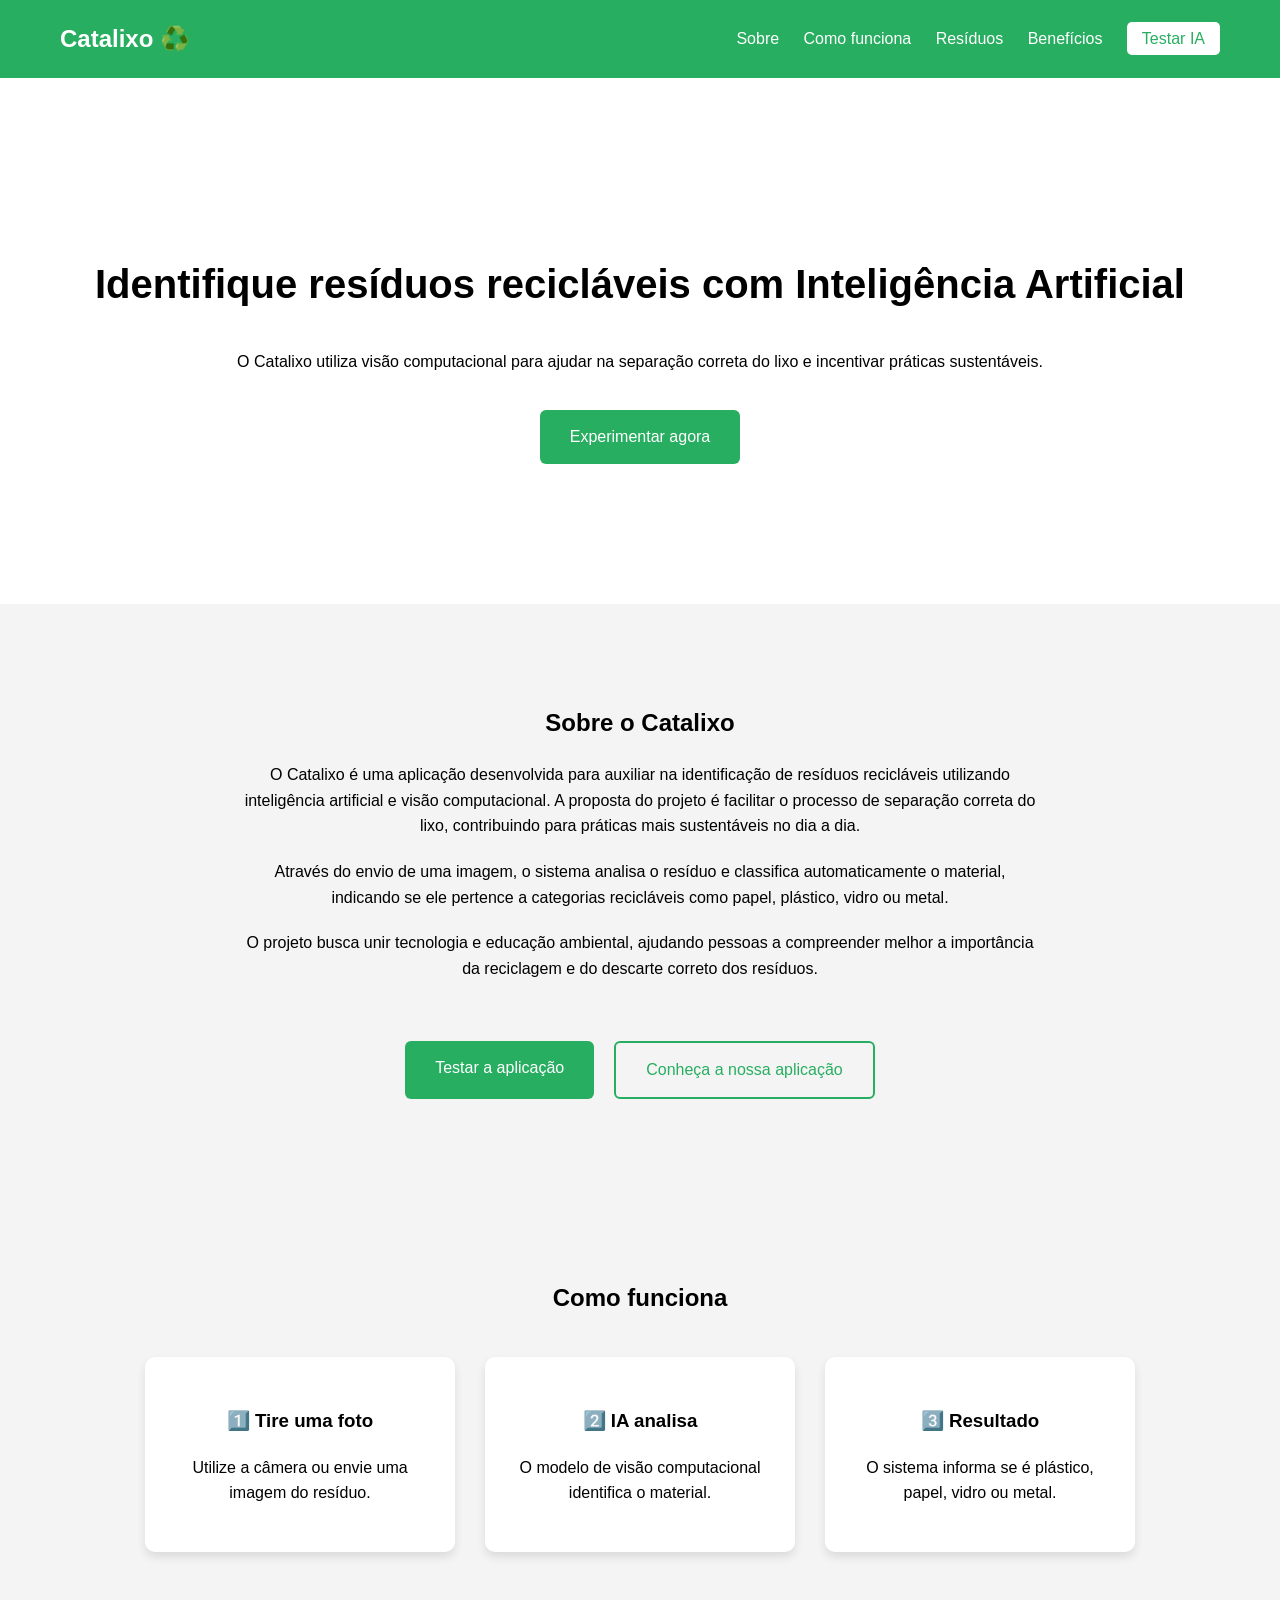
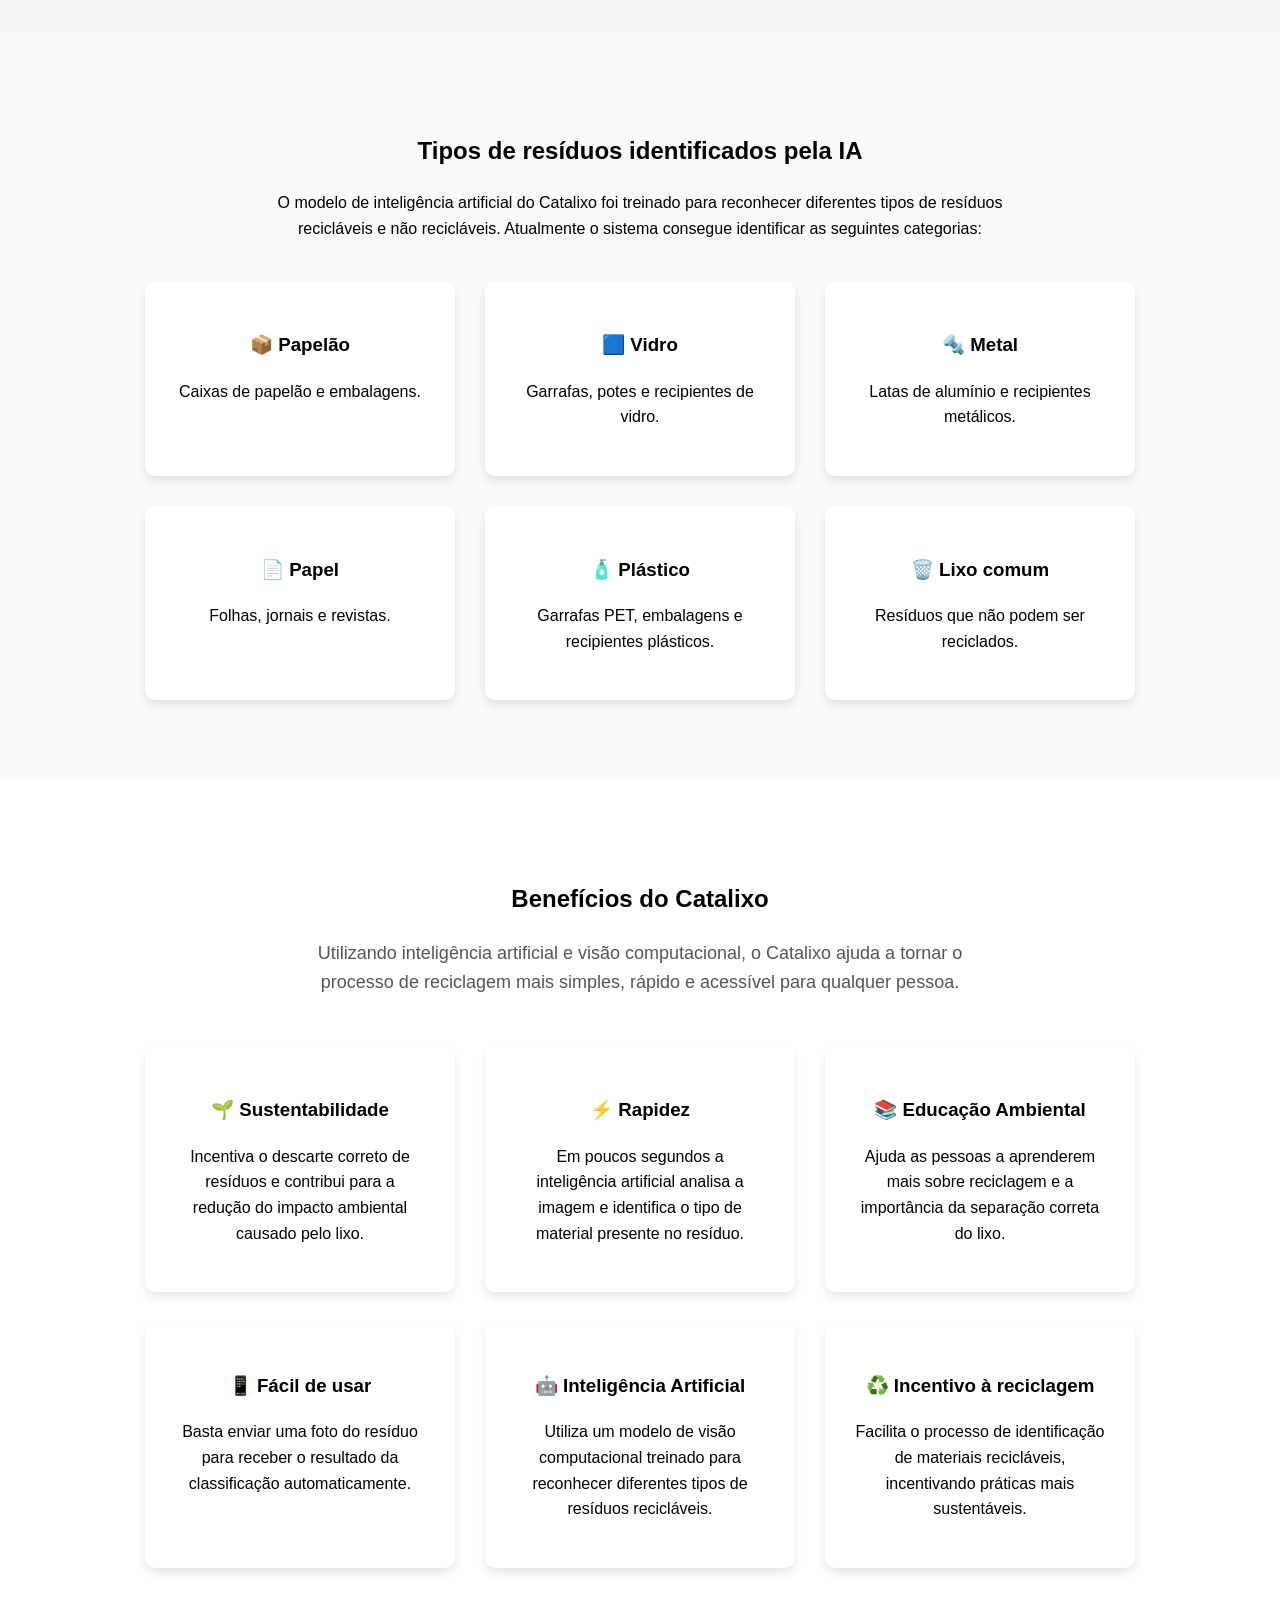
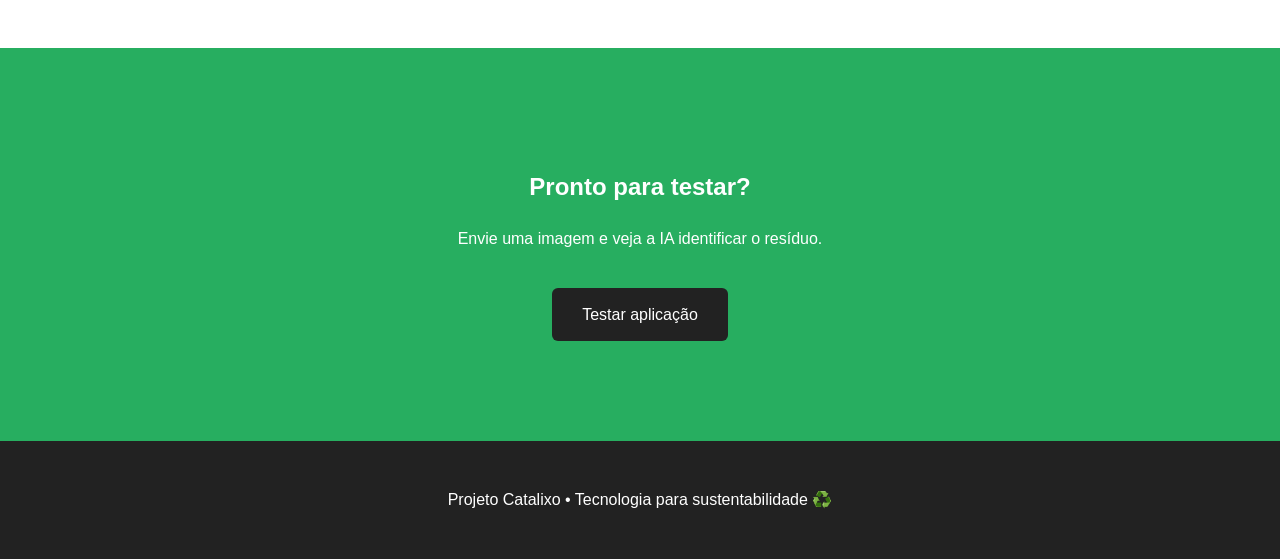
<file: src/frontend/index.html>
<!doctype html>
<html lang="pt-br">
  <head>
    <meta charset="UTF-8" />
    <title>Catalixo</title>
    <link rel="stylesheet" href="styles/index.css" />
    <script src="scripts/index.js" defer></script>
  </head>

  <body>
    <header>
      <div class="logo">Catalixo ♻️</div>

      <nav>
        <a href="#sobre">Sobre</a>
        <a href="#funciona">Como funciona</a>
        <a href="#residuos">Resíduos</a>
        <a href="#beneficios">Benefícios</a>
        <a href="app.html" class="nav-btn">Testar IA</a>
      </nav>
    </header>

    <section class="hero reveal">
      <h1>Identifique resíduos recicláveis com Inteligência Artificial</h1>

      <p>
        O Catalixo utiliza visão computacional para ajudar na separação correta
        do lixo e incentivar práticas sustentáveis.
      </p>

      <a href="app.html" class="cta">Experimentar agora</a>
    </section>

    <section id="sobre" class="sobre reveal">
      <h2>Sobre o Catalixo</h2>

      <p>
        O Catalixo é uma aplicação desenvolvida para auxiliar na identificação
        de resíduos recicláveis utilizando inteligência artificial e visão
        computacional. A proposta do projeto é facilitar o processo de separação
        correta do lixo, contribuindo para práticas mais sustentáveis no dia a
        dia.
      </p>

      <p>
        Através do envio de uma imagem, o sistema analisa o resíduo e classifica
        automaticamente o material, indicando se ele pertence a categorias
        recicláveis como papel, plástico, vidro ou metal.
      </p>

      <p>
        O projeto busca unir tecnologia e educação ambiental, ajudando pessoas a
        compreender melhor a importância da reciclagem e do descarte correto dos
        resíduos.
      </p>

      <div class="sobre-botoes">
        <a href="app.html" class="cta">Testar a aplicação</a>

        <a href="modelo.html" class="cta-outline">
          Conheça a nossa aplicação
        </a>
      </div>
    </section>

    <section id="funciona" class="funciona reveal">
      <h2>Como funciona</h2>

      <div class="grid">
        <div class="card reveal">
          <h3>1️⃣ Tire uma foto</h3>
          <p>Utilize a câmera ou envie uma imagem do resíduo.</p>
        </div>

        <div class="card reveal">
          <h3>2️⃣ IA analisa</h3>
          <p>O modelo de visão computacional identifica o material.</p>
        </div>

        <div class="card reveal">
          <h3>3️⃣ Resultado</h3>
          <p>O sistema informa se é plástico, papel, vidro ou metal.</p>
        </div>
      </div>
    </section>

    <section id="residuos" class="residuos reveal">
      <h2>Tipos de resíduos identificados pela IA</h2>

      <p class="descricao-residuos">
        O modelo de inteligência artificial do Catalixo foi treinado para
        reconhecer diferentes tipos de resíduos recicláveis e não recicláveis.
        Atualmente o sistema consegue identificar as seguintes categorias:
      </p>

      <div class="grid">
        <div class="card reveal">
          <h3>📦 Papelão</h3>
          <p>Caixas de papelão e embalagens.</p>
        </div>

        <div class="card reveal">
          <h3>🟦 Vidro</h3>
          <p>Garrafas, potes e recipientes de vidro.</p>
        </div>

        <div class="card reveal">
          <h3>🔩 Metal</h3>
          <p>Latas de alumínio e recipientes metálicos.</p>
        </div>

        <div class="card reveal">
          <h3>📄 Papel</h3>
          <p>Folhas, jornais e revistas.</p>
        </div>

        <div class="card reveal">
          <h3>🧴 Plástico</h3>
          <p>Garrafas PET, embalagens e recipientes plásticos.</p>
        </div>

        <div class="card reveal">
          <h3>🗑️ Lixo comum</h3>
          <p>Resíduos que não podem ser reciclados.</p>
        </div>
      </div>
    </section>
    <section id="beneficios" class="beneficios reveal">
      <h2>Benefícios do Catalixo</h2>

      <p class="descricao-beneficios">
        Utilizando inteligência artificial e visão computacional, o Catalixo
        ajuda a tornar o processo de reciclagem mais simples, rápido e acessível
        para qualquer pessoa.
      </p>

      <div class="grid">
        <div class="card reveal">
          <h3>🌱 Sustentabilidade</h3>
          <p>
            Incentiva o descarte correto de resíduos e contribui para a redução
            do impacto ambiental causado pelo lixo.
          </p>
        </div>

        <div class="card reveal">
          <h3>⚡ Rapidez</h3>
          <p>
            Em poucos segundos a inteligência artificial analisa a imagem e
            identifica o tipo de material presente no resíduo.
          </p>
        </div>

        <div class="card reveal">
          <h3>📚 Educação Ambiental</h3>
          <p>
            Ajuda as pessoas a aprenderem mais sobre reciclagem e a importância
            da separação correta do lixo.
          </p>
        </div>

        <div class="card reveal">
          <h3>📱 Fácil de usar</h3>
          <p>
            Basta enviar uma foto do resíduo para receber o resultado da
            classificação automaticamente.
          </p>
        </div>

        <div class="card reveal">
          <h3>🤖 Inteligência Artificial</h3>
          <p>
            Utiliza um modelo de visão computacional treinado para reconhecer
            diferentes tipos de resíduos recicláveis.
          </p>
        </div>

        <div class="card reveal">
          <h3>♻️ Incentivo à reciclagem</h3>
          <p>
            Facilita o processo de identificação de materiais recicláveis,
            incentivando práticas mais sustentáveis.
          </p>
        </div>
      </div>
    </section>

    <section class="cta-section reveal">
      <h2>Pronto para testar?</h2>

      <p>Envie uma imagem e veja a IA identificar o resíduo.</p>

      <a href="app.html" class="cta-testar">Testar aplicação</a>
    </section>

    <footer>
      <p>Projeto Catalixo • Tecnologia para sustentabilidade ♻️</p>
    </footer>
  </body>
</html>
</file>
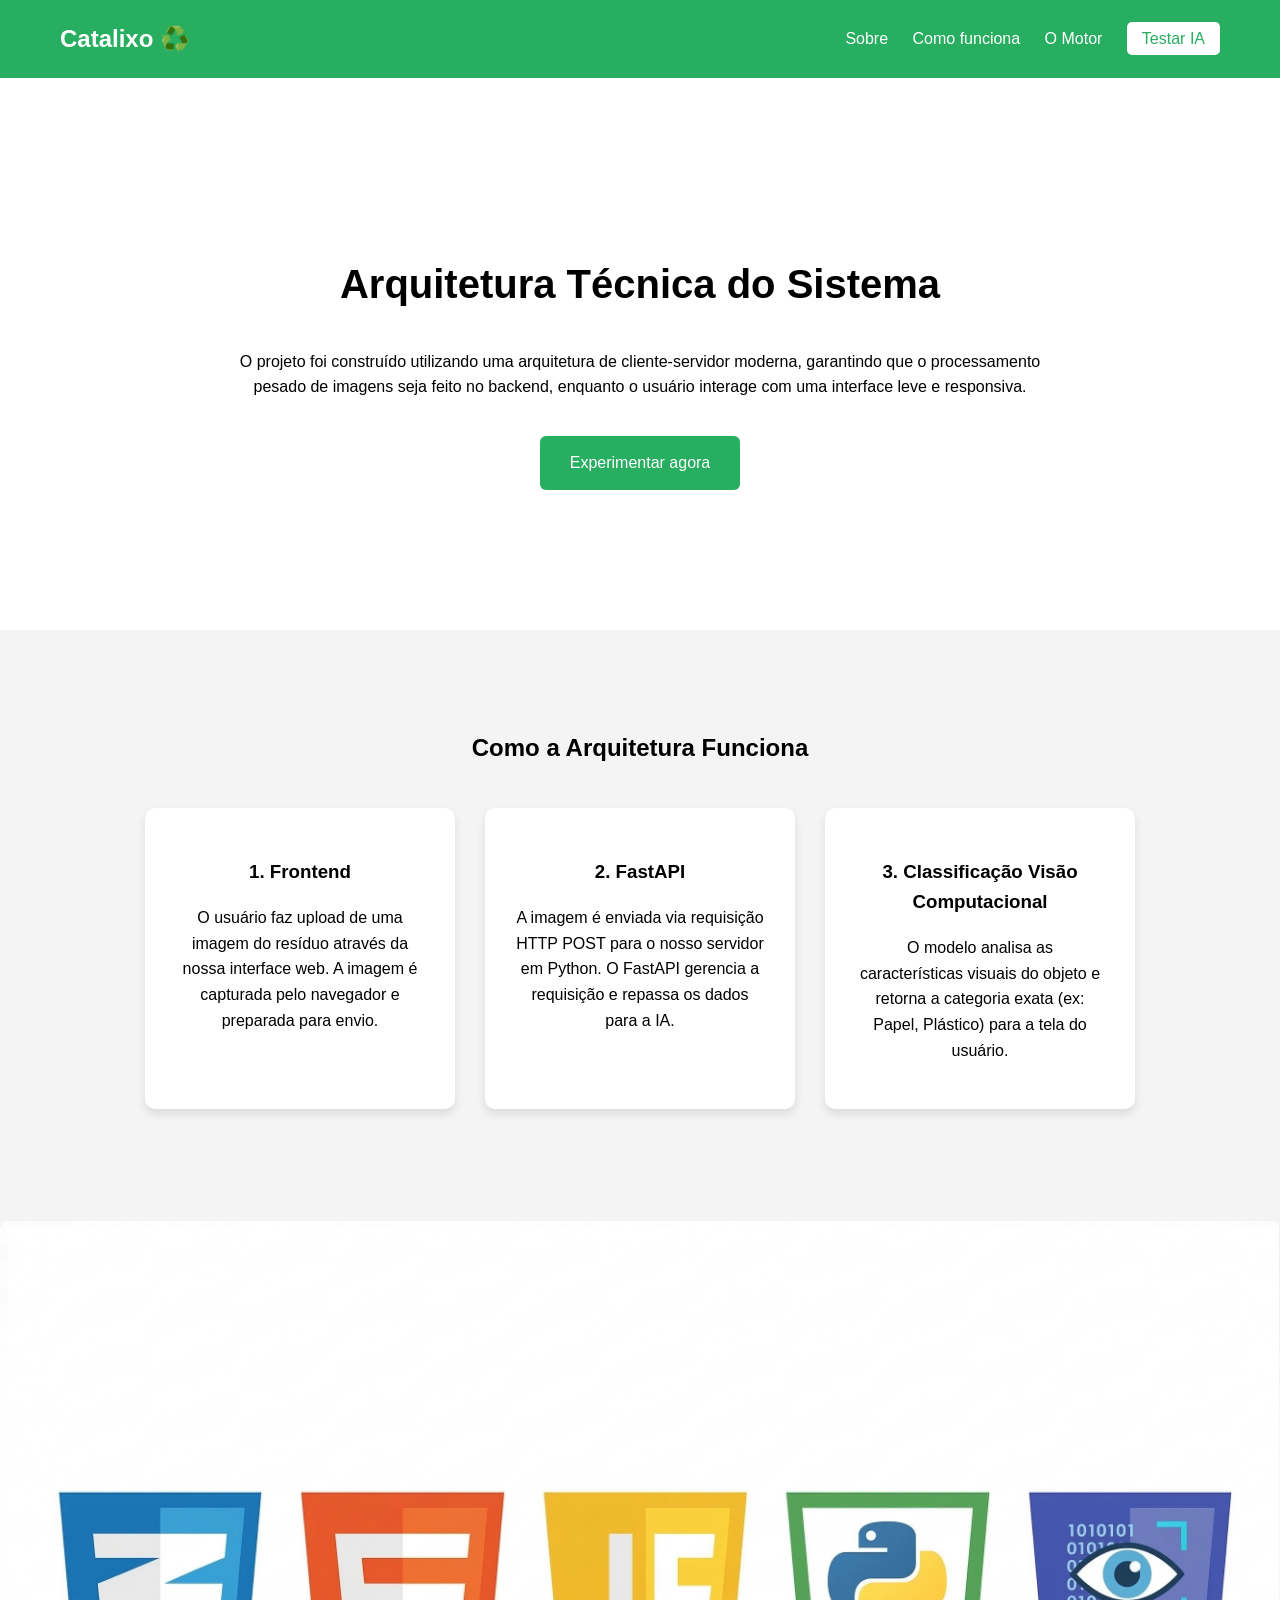
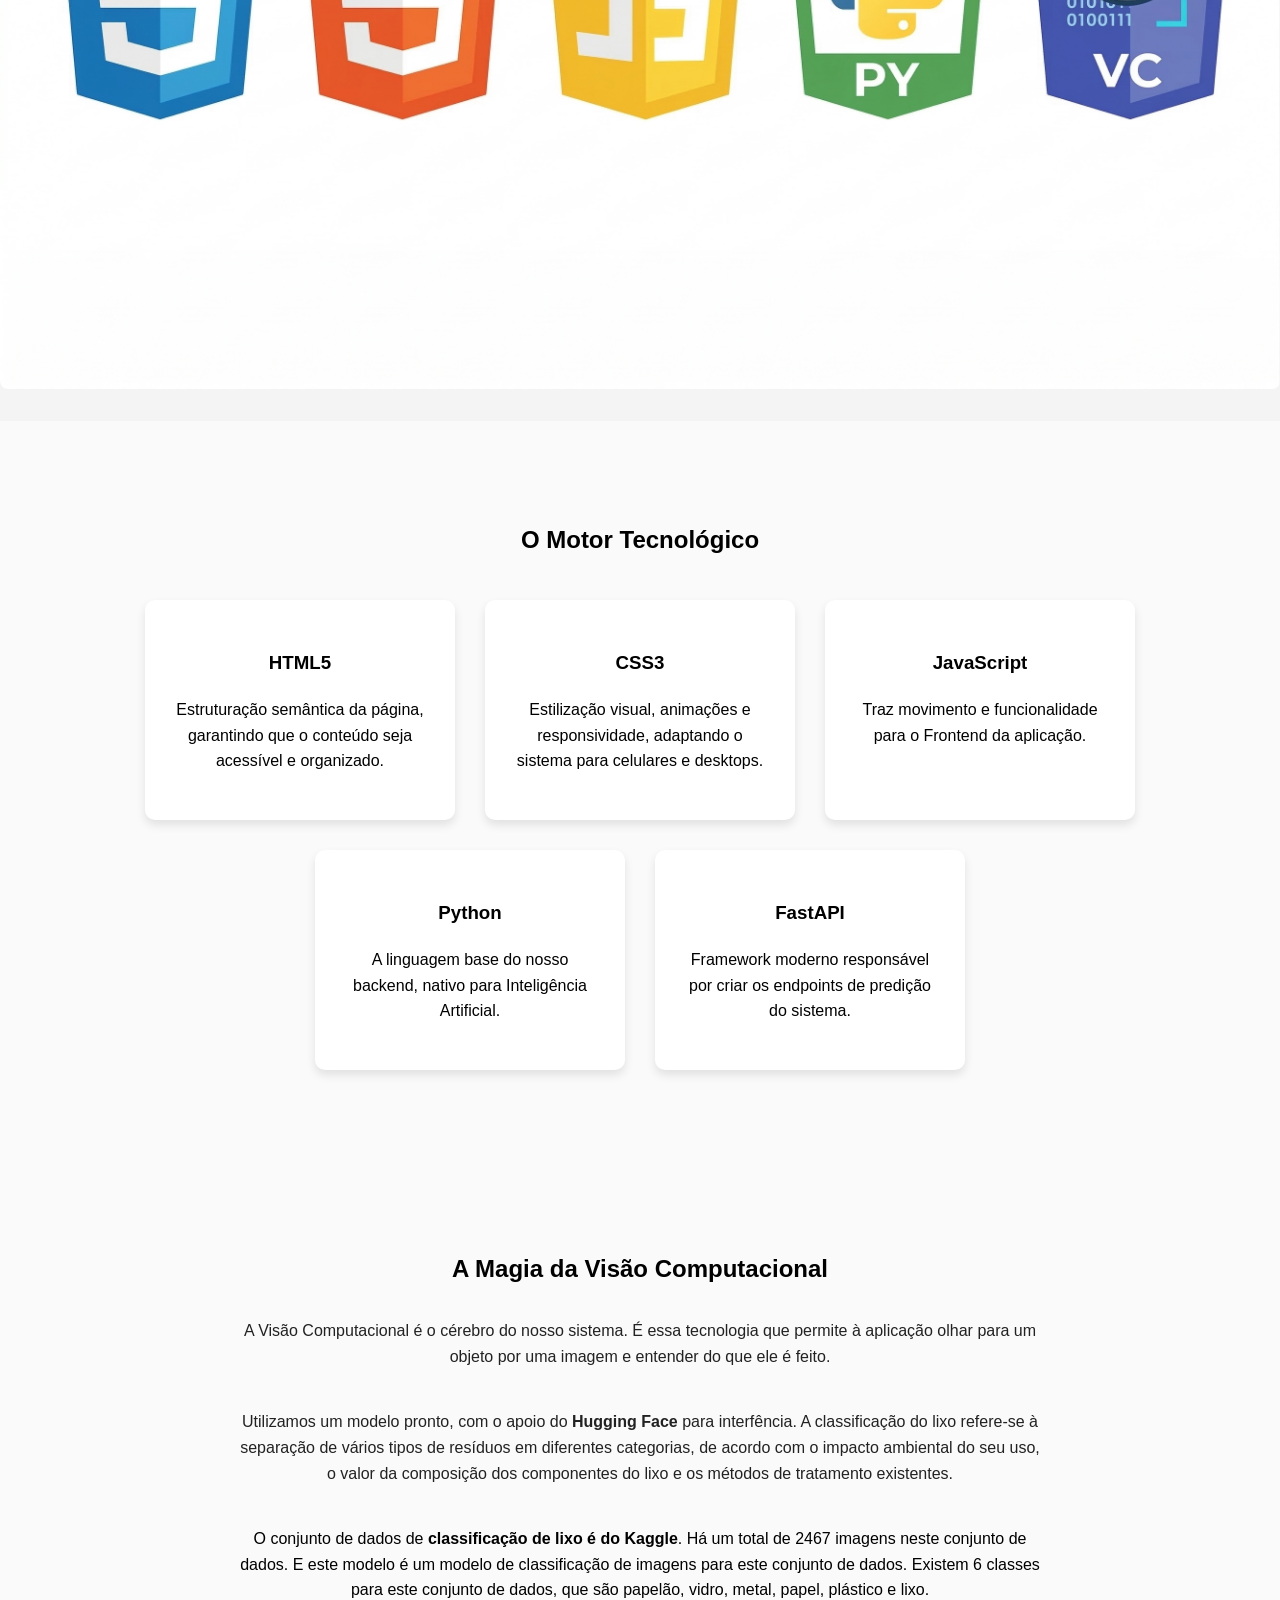
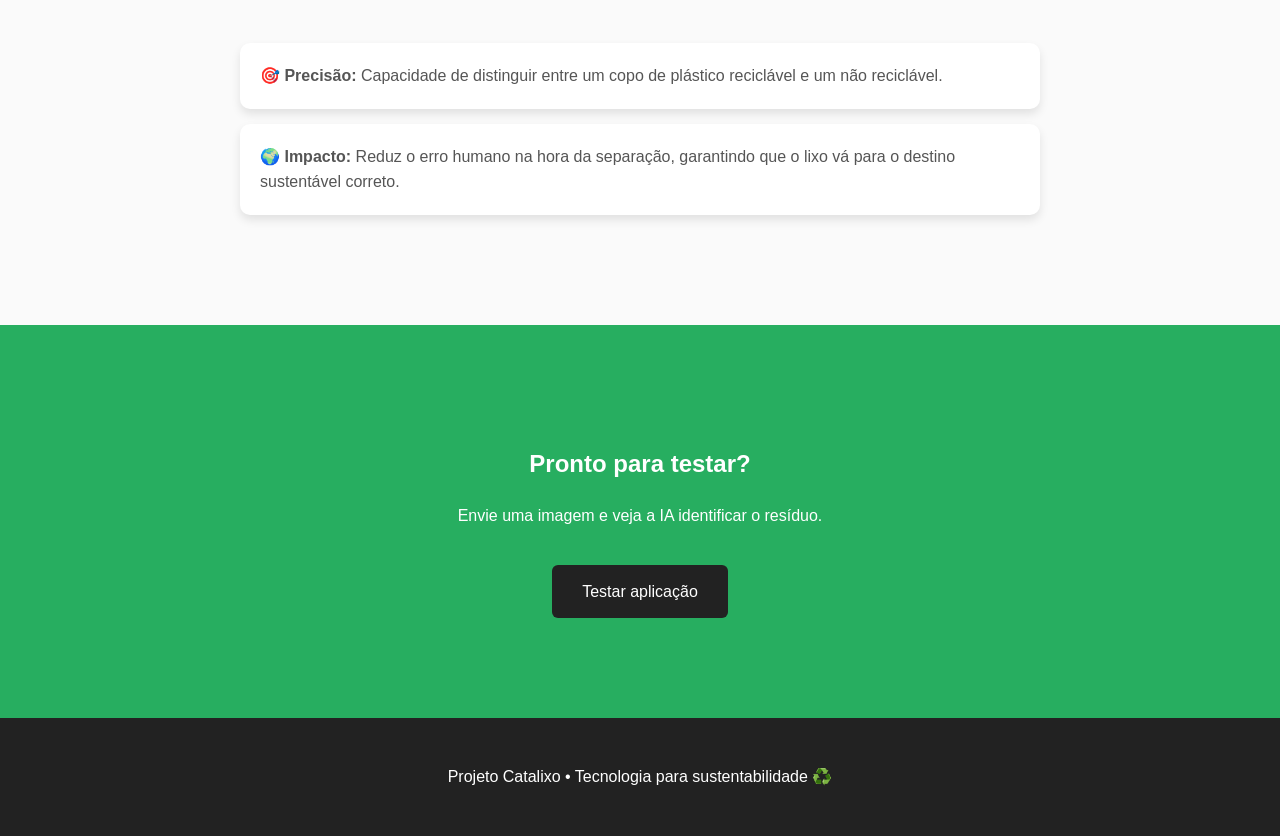
<file: src/frontend/modelo.html>
<!DOCTYPE html>
<html lang="pt-br">
  <head>
    <meta charset="UTF-8" />
    <meta name="viewport" content="width=device-width, initial-scale=1.0" />
    <title>Conheça nossa aplicação</title>
    <link rel="stylesheet" href="styles/index.css" />
    <script src="scripts/index.js" defer></script>
  </head>
  <body>
 
    <header>
      <div class="logo">Catalixo ♻️</div>

      <nav>
        <a href="#sobre">Sobre</a>
        <a href="#funciona">Como funciona</a>
        <a href="#residuos">O Motor</a>
        <a href="app.html" class="nav-btn">Testar IA</a>
      </nav>
    </header>

    <section class="hero reveal">
      <h1>Arquitetura Técnica do Sistema</h1>

      <p>
        O projeto foi construído utilizando uma arquitetura de cliente-servidor moderna, garantindo que o processamento <br>pesado de imagens seja feito no backend,
        enquanto o usuário interage com uma interface leve e responsiva.
      </p>

      <a href="app.html" class="cta">Experimentar agora</a>
    </section>



    <section id="funciona" class="funciona reveal">
      <h2>Como a Arquitetura Funciona</h2>

      <div class="grid">
        <div class="card reveal">
          <h3>1. Frontend</h3>
          <p>O usuário faz upload de uma imagem do resíduo através da nossa interface web. A imagem é capturada pelo navegador e preparada para envio.</p>
        </div>

        <div class="card reveal">
          <h3>2. FastAPI</h3>
          <p>A imagem é enviada via requisição HTTP POST para o nosso servidor em Python. O FastAPI gerencia a requisição e repassa os dados para a IA.</p>
        </div>

        <div class="card reveal">
          <h3>3. Classificação Visão Computacional</h3>
          <p>O modelo analisa as características visuais do objeto e retorna a categoria exata (ex: Papel, Plástico) para a tela do usuário.</p>
        </div>
      </div>
    </section>

    <img src="images/logo.png" alt="Ilustração das tecnologias do projeto" class="imagem-logo" />

    <section id="residuos" class="residuos reveal">
      <h2>O Motor Tecnológico</h2>

      <div class="grid">
        <div class="card reveal">
          <h3>HTML5</h3>
          <p>Estruturação semântica da página, garantindo que o conteúdo seja acessível e organizado.</p>
        </div>

        <div class="card reveal">
          <h3>CSS3</h3>
          <p>Estilização visual, animações e responsividade, adaptando o sistema para celulares e desktops.</p>
        </div>

        <div class="card reveal">
          <h3>JavaScript</h3>
          <p>Traz movimento e funcionalidade para o Frontend da aplicação.</p>
        </div>

        <div class="card reveal">
          <h3>Python</h3>
          <p>A linguagem base do nosso backend, nativo para Inteligência Artificial.</p>
        </div>

        <div class="card reveal">
          <h3>FastAPI</h3>
          <p>Framework moderno responsável por criar os endpoints de predição do sistema.</p>
        </div>
      </div>
    </section>
    
    <section id="visao-computacional" class="visao-computacional reveal">
      <h2>A Magia da Visão Computacional</h2>
      
      <div class="conteudo-visao">
        <p>A Visão Computacional é o cérebro do nosso sistema. É essa tecnologia que permite à aplicação olhar para um objeto por uma imagem e entender do que ele é feito.</p>
        
        <p>Utilizamos um modelo pronto, com o apoio do <strong>Hugging Face</strong> para interfência. A classificação do lixo refere-se à separação de vários tipos de resíduos em diferentes categorias, de acordo com o impacto ambiental do seu uso, o valor da composição dos componentes do lixo e os métodos de tratamento existentes. </p>
         O conjunto de dados de <strong>classificação de lixo é do Kaggle</strong>. Há um total de 2467 imagens neste conjunto de dados. E este modelo é um modelo de classificação de imagens para este conjunto de dados. Existem 6 classes para este conjunto de dados, que são papelão, vidro, metal, papel, plástico e lixo.</p>
        
        <ul class="lista-visao">
          <li><strong>🎯 Precisão:</strong> Capacidade de distinguir entre um copo de plástico reciclável e um não reciclável.</li>
          <li><strong>🌍 Impacto:</strong> Reduz o erro humano na hora da separação, garantindo que o lixo vá para o destino sustentável correto.</li>
        </ul>
      </div>
    </section>

      <section class="cta-section reveal">
      <h2>Pronto para testar?</h2>

      <p>Envie uma imagem e veja a IA identificar o resíduo.</p>

      <a href="app.html" class="cta-testar">Testar aplicação</a>
    </section>
    <footer>
      <p>Projeto Catalixo • Tecnologia para sustentabilidade ♻️</p>
    </footer>
  </body>
</html>
</file>
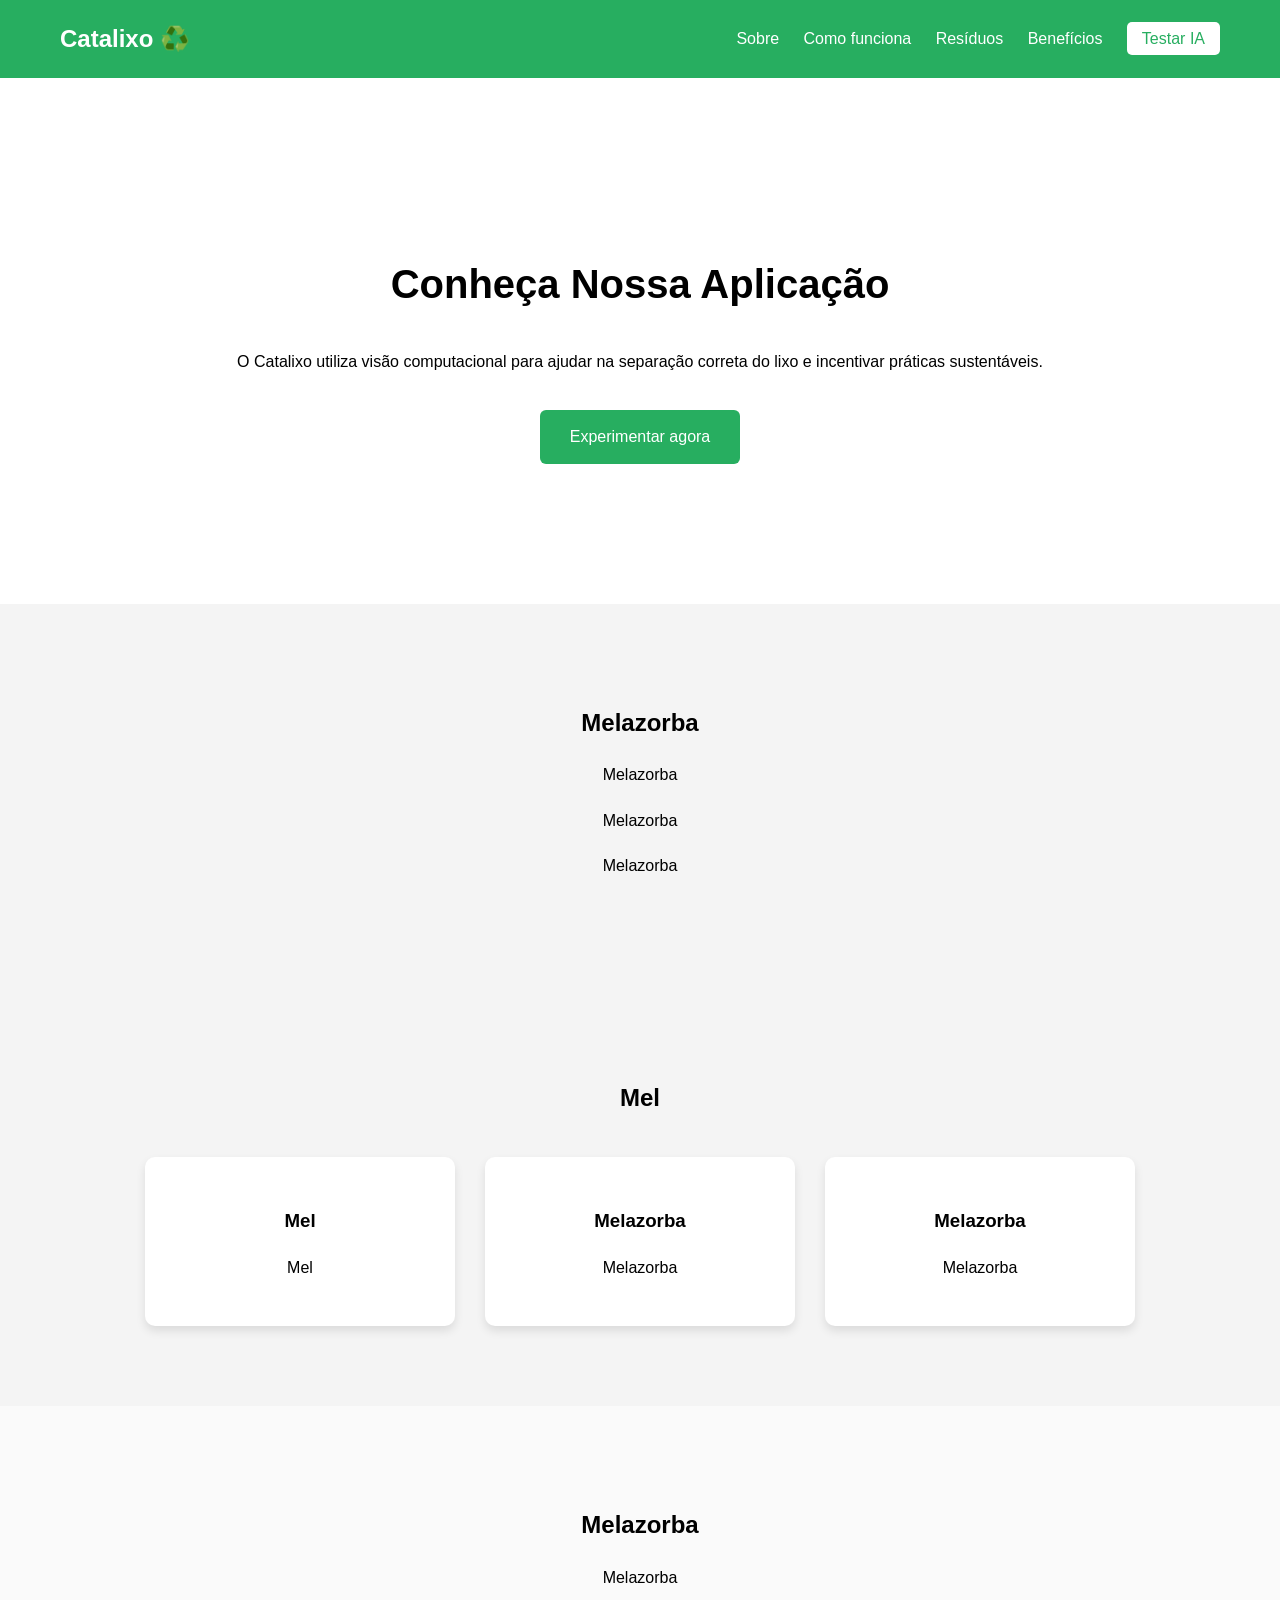
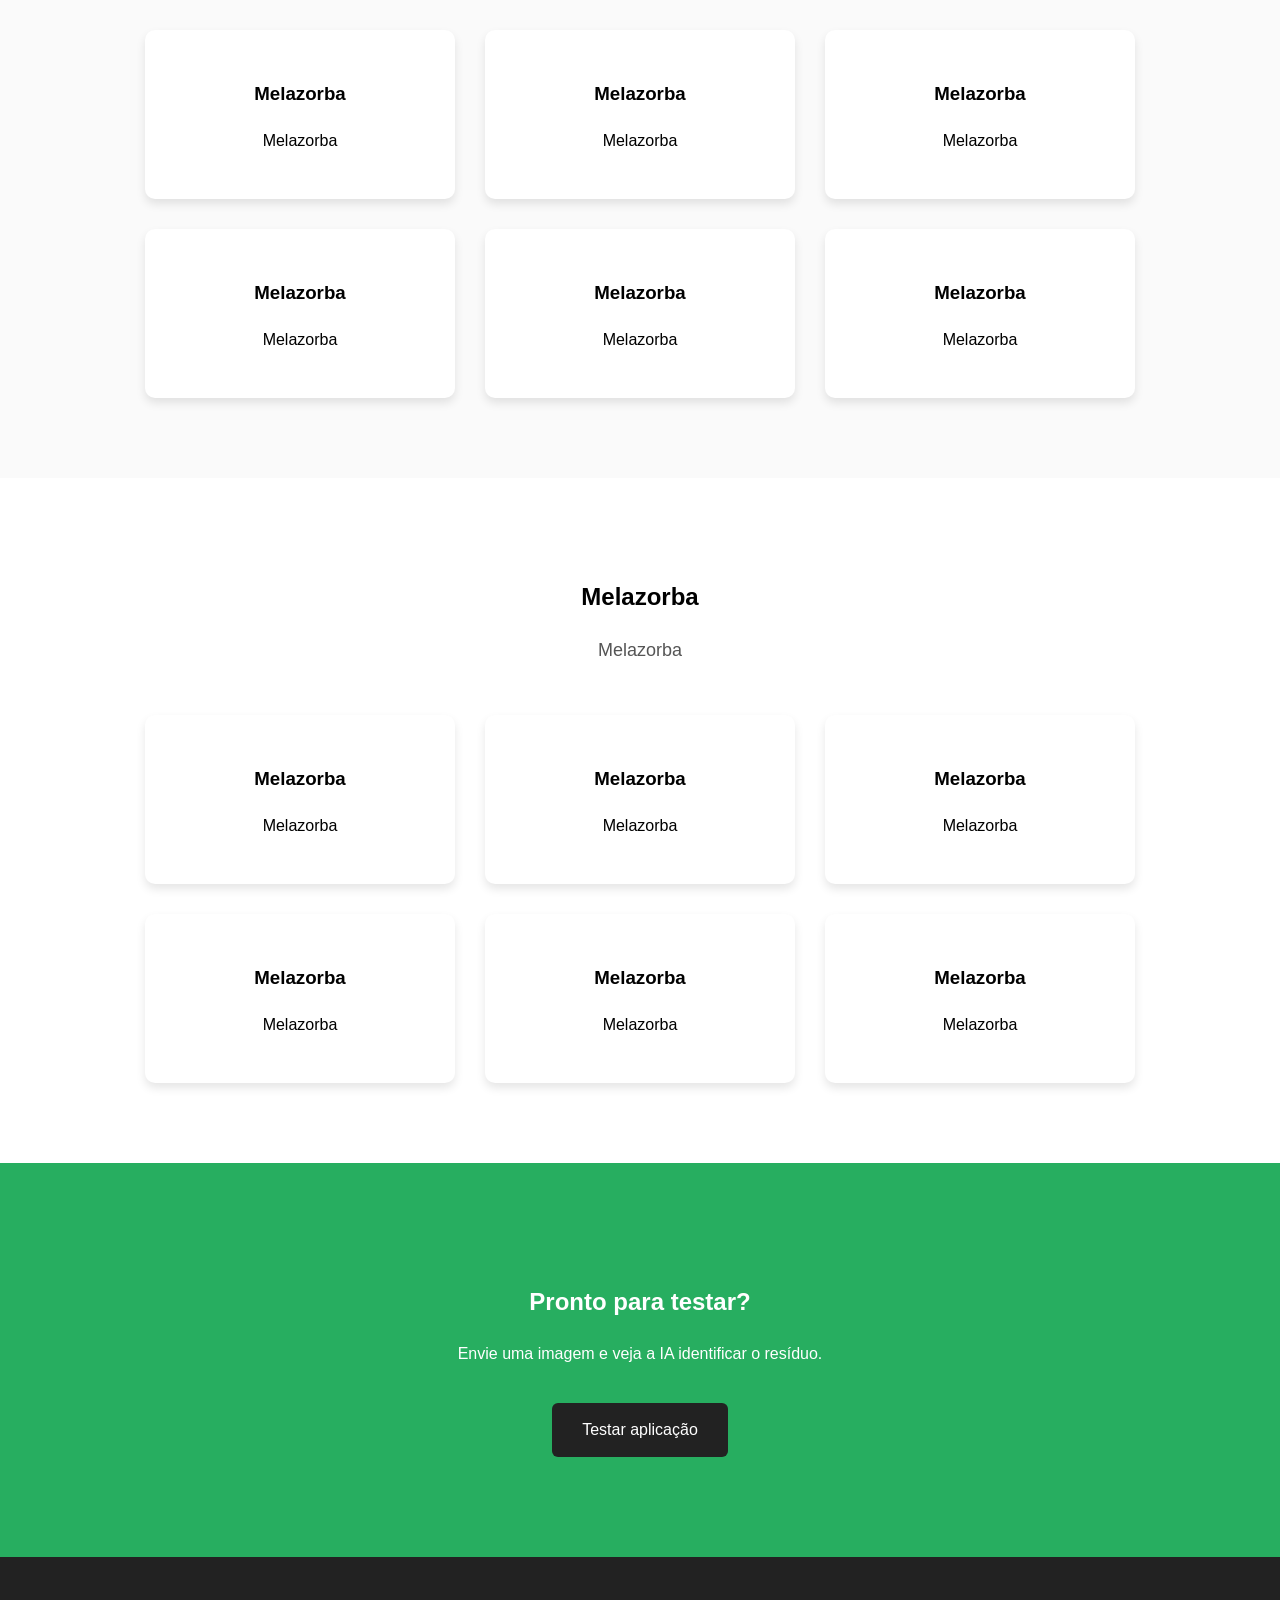
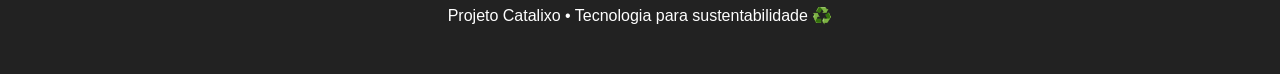
<file: src/frontend/modelo/modelo.html>
<!DOCTYPE html>
<html lang="pt-br">
  <head>
    <meta charset="UTF-8" />
    <meta name="viewport" content="width=device-width, initial-scale=1.0" />
    <title>Conheça nossa aplicação</title>
    <link rel="stylesheet" href="../styles/index.css" />
    <script src="../scripts/index.js" defer></script>
  </head>
  <body>
    <header>
      <div class="logo">Catalixo ♻️</div>

      <nav>
        <a href="#sobre">Sobre</a>
        <a href="#funciona">Como funciona</a>
        <a href="#residuos">Resíduos</a>
        <a href="#beneficios">Benefícios</a>
        <a href="app.html" class="nav-btn">Testar IA</a>
      </nav>
    </header>

    <section class="hero reveal">
      <h1>Conheça Nossa Aplicação</h1>

      <p>
        O Catalixo utiliza visão computacional para ajudar na separação correta
        do lixo e incentivar práticas sustentáveis.
      </p>

      <a href="app.html" class="cta">Experimentar agora</a>
    </section>

    <section id="" class="sobre reveal">
      <h2>Melazorba</h2>

      <p>Melazorba</p>

      <p>Melazorba</p>

      <p>Melazorba</p>
    </section>

    <section id="" class="funciona reveal">
      <h2>Mel</h2>

      <div class="grid">
        <div class="card reveal">
          <h3>Mel</h3>
          <p>Mel</p>
        </div>

        <div class="card reveal">
          <h3>Melazorba</h3>
          <p>Melazorba</p>
        </div>

        <div class="card reveal">
          <h3>Melazorba</h3>
          <p>Melazorba</p>
        </div>
      </div>
    </section>

    <section id="" class="residuos reveal">
      <h2>Melazorba</h2>

      <p class="descricao-residuos">Melazorba</p>

      <div class="grid">
        <div class="card reveal">
          <h3>Melazorba</h3>
          <p>Melazorba</p>
        </div>

        <div class="card reveal">
          <h3>Melazorba</h3>
          <p>Melazorba</p>
        </div>

        <div class="card reveal">
          <h3>Melazorba</h3>
          <p>Melazorba</p>
        </div>

        <div class="card reveal">
          <h3>Melazorba</h3>
          <p>Melazorba</p>
        </div>

        <div class="card reveal">
          <h3>Melazorba</h3>
          <p>Melazorba</p>
        </div>

        <div class="card reveal">
          <h3>Melazorba</h3>
          <p>Melazorba</p>
        </div>
      </div>
    </section>
    <section id="" class="beneficios reveal">
      <h2>Melazorba</h2>

      <p class="descricao-beneficios">Melazorba</p>

      <div class="grid">
        <div class="card reveal">
          <h3>Melazorba</h3>
          <p>Melazorba</p>
        </div>

        <div class="card reveal">
          <h3>Melazorba</h3>
          <p>Melazorba</p>
        </div>

        <div class="card reveal">
          <h3>Melazorba</h3>
          <p>Melazorba</p>
        </div>

        <div class="card reveal">
          <h3>Melazorba</h3>
          <p>Melazorba</p>
        </div>

        <div class="card reveal">
          <h3>Melazorba</h3>
          <p>Melazorba</p>
        </div>

        <div class="card reveal">
          <h3>Melazorba</h3>
          <p>Melazorba</p>
        </div>
      </div>
    </section>

    <section class="cta-section reveal">
      <h2>Pronto para testar?</h2>

      <p>Envie uma imagem e veja a IA identificar o resíduo.</p>

      <a href="app.html" class="cta-testar">Testar aplicação</a>
    </section>

    <footer>
      <p>Projeto Catalixo • Tecnologia para sustentabilidade ♻️</p>
    </footer>
  </body>
</html>
</file>
<file: src/frontend/styles/index.css>
body {
  margin: 0;
  font-family: Arial;
  background: #f4f4f4;
  line-height: 1.6;
}

body {
  animation: fadePage 0.8s ease;
}

@keyframes fadePage {
  from {
    opacity: 0;
  }
  to {
    opacity: 1;
  }
}

html {
  scroll-behavior: smooth;
}

header {
  display: flex;
  justify-content: space-between;
  align-items: center;
  padding: 20px 60px;
  background: #27ae60;
  color: white;
}

.logo {
  font-size: 24px;
  font-weight: bold;
}

nav a {
  margin-left: 20px;
  text-decoration: none;
  color: white;
}

nav a {
  margin-left: 20px;
  text-decoration: none;
  color: white;
  position: relative;
}

nav a::after {
  content: "";
  position: absolute;
  left: 0;
  bottom: -3px;
  width: 0;
  height: 2px;
  background: white;
  transition: width 0.3s ease;
}

nav a:hover::after {
  width: 100%;
}

.nav-btn {
  background: white;
  color: #27ae60;
  padding: 8px 15px;
  border-radius: 5px;
}

.hero {
  text-align: center;
  padding: 140px 20px;
  background: white;
}

.hero h1 {
  font-size: 40px;
  animation: slideDown 1s ease;
}

.hero p {
  animation: fadeUp 1.2s ease;
}

@keyframes slideDown {
  from {
    transform: translateY(-30px);
    opacity: 0;
  }
  to {
    transform: translateY(0);
    opacity: 1;
  }
}

@keyframes fadeUp {
  from {
    transform: translateY(30px);
    opacity: 0;
  }
  to {
    transform: translateY(0);
    opacity: 1;
  }
}

.hero h1 {
  font-size: 40px;
}

.cta {
  display: inline-block;
  margin-top: 20px;
  padding: 14px 30px;
  background: #27ae60;
  color: white;
  text-decoration: none;
  border-radius: 6px;
}

.cta-testar {
  display: inline-block;
  margin-top: 20px;
  padding: 14px 30px;
  background: #222;
  color: white;
  text-decoration: none;
  border-radius: 6px;
  transition:
    transform 0.2s ease,
    box-shadow 0.2s ease;
}

.cta:hover {
  transform: translateY(-3px);
  box-shadow: 0 6px 15px rgba(0, 0, 0, 0.15);
}

section {
  padding: 80px 60px;
  text-align: center;
}

button {
  padding: 12px 20px;
  margin-top: 10px;
  border: none;
  background: #27ae60;
  color: white;
  border-radius: 5px;
  cursor: pointer;
  transition:
    transform 0.2s ease,
    background 0.2s ease;
}

button:hover {
  transform: translateY(-2px);
  background: #219150;
}

.grid {
  display: flex;
  justify-content: center;
  flex-wrap: wrap;
  gap: 30px;
  margin-top: 40px;
}

.card {
  background: white;
  padding: 30px;
  width: 250px;
  border-radius: 10px;
  box-shadow: 0 5px 10px rgba(0, 0, 0, 0.1);
}

.card {
  background: white;
  padding: 30px;
  width: 250px;
  border-radius: 10px;
  box-shadow: 0 5px 10px rgba(0, 0, 0, 0.1);
  transition:
    transform 0.25s ease,
    box-shadow 0.25s ease;
}

.card:hover {
  transform: translateY(-6px);
  box-shadow: 0 12px 20px rgba(0, 0, 0, 0.15);
}

.residuos {
  background: #fafafa;
}

.beneficios {
  background: white;
}

.cta-section {
  background: #27ae60;
  color: white;
  padding: 100px 20px;
}

.app {
  text-align: center;
  padding: 120px;
}

input {
  margin-top: 20px;
}

button {
  padding: 12px 20px;
  margin-top: 10px;
  border: none;
  background: #27ae60;
  color: white;
  border-radius: 5px;
  cursor: pointer;
}

.preview img {
  margin-top: 20px;
  max-width: 350px;
  border-radius: 10px;
}

.preview img {
  margin-top: 20px;
  max-width: 350px;
  border-radius: 10px;
  animation: fadeImage 0.5s ease;
}

@keyframes fadeImage {
  from {
    opacity: 0;
    transform: scale(0.95);
  }
  to {
    opacity: 1;
    transform: scale(1);
  }
}

footer {
  text-align: center;
  padding: 30px;
  background: #222;
  color: white;
}

.sobre p {
  max-width: 800px;
  margin: 20px auto;
}

.sobre-botoes {
  margin-top: 40px;
  display: flex;
  justify-content: center;
  gap: 20px;
  flex-wrap: wrap;
}

.cta-outline {
  margin-top: 20px;
  padding: 14px 30px;
  border: 2px solid #27ae60;
  color: #27ae60;
  text-decoration: none;
  border-radius: 6px;
  transition: all 0.3s ease;
}

.cta-outline:hover {
  background: #27ae60;
  color: white;
}

.modelo {
  padding: 100px 60px;
  text-align: center;
}

.modelo p {
  max-width: 800px;
  margin: 20px auto;
}

.modelo ul {
  list-style: none;
  padding: 0;
}

.modelo li {
  margin: 10px 0;
}

.descricao-residuos {
  max-width: 800px;
  margin: 20px auto;
}

.dataset {
  display: block;
  margin-top: 10px;
  font-size: 14px;
  color: #666;
}

.reveal {
  opacity: 0;
  transform: translateY(40px);
  transition: all 0.8s ease;
}

.reveal.active {
  opacity: 1;
  transform: translateY(0);
}

.beneficios {
  padding: 80px 10%;
  text-align: center;
}

.descricao-beneficios {
  max-width: 700px;
  margin: 20px auto 50px auto;
  color: #555;
  font-size: 18px;
}

.imagem-logo {
display: block;
  max-width: 100%;
  height: auto;
  margin: 2rem auto; 
  border-radius: 8px;
}

.visao-computacional {
  background: #fafafa;
}

.conteudo-visao {
  max-width: 800px; 
  margin: 30px auto;
  text-align: center;
}

.conteudo-visao p {
  color: #222222;
  margin-bottom: 40px;
}

.lista-visao {
  list-style: none;
  padding: 0;
  margin-top: 40px;
  display: flex;
  flex-direction: column;
  gap: 15px;
}

.lista-visao li {
  background: white;
  padding: 20px;
  border-radius: 10px;
  color: #555;
  text-align: left;
  box-shadow: 0 5px 10px rgba(0, 0, 0, 0.1);
  transition: transform 0.25s ease, box-shadow 0.25s ease;
}


.lista-visao li:hover {
  transform: translateY(-4px);
  box-shadow: 0 8px 15px rgba(0, 0, 0, 0.15);
}
</file>
